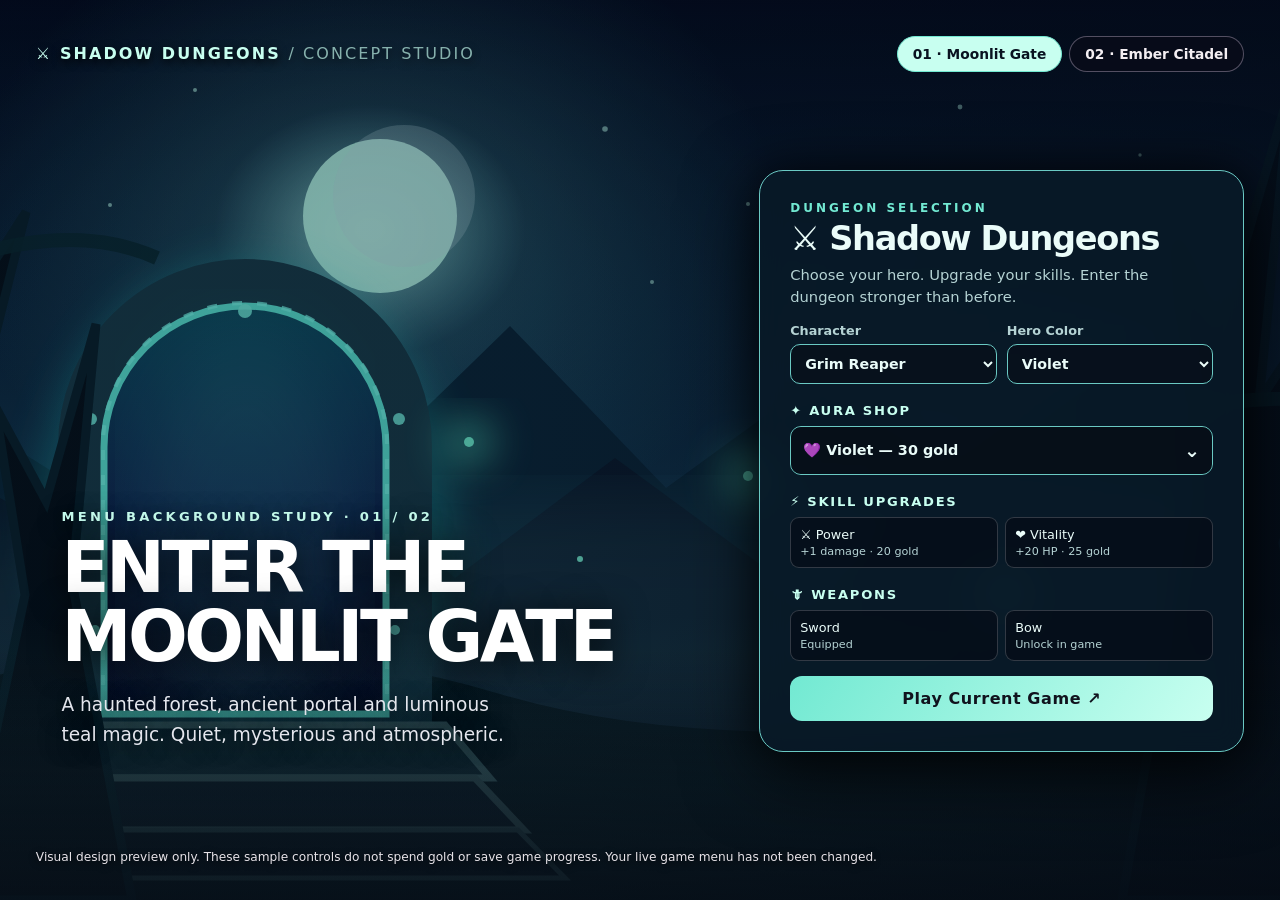
<file: menu-preview.html>
<!doctype html>
<html lang="en">
<head>
<meta charset="utf-8">
<meta name="viewport" content="width=device-width,initial-scale=1,viewport-fit=cover">
<meta name="theme-color" content="#0a1321">
<title>Shadow Dungeons — Menu Concept Preview</title>
<link rel="stylesheet" href="./root.css">
<script>
const concept=new URLSearchParams(location.search).get("concept")==="ember"?"ember":"moonlit";
document.documentElement.dataset.concept=concept;
</script>
<style>
:root {
 --preview-accent:#72e9d2; --preview-accent-bright:#c8fff0;
 --preview-border:#6ac9c3; --preview-panel:rgba(8,26,39,.88);
 --preview-ink:#eafcf9; --preview-soft:#b5d3d4;
}
html[data-concept="ember"] {
 --preview-accent:#ff965d; --preview-accent-bright:#ffe0a8;
 --preview-border:#b95d46; --preview-panel:rgba(35,16,25,.90);
 --preview-ink:#fff2e6; --preview-soft:#dfb9b6;
}
html,body { min-height:100%; }
body { margin:0; overflow:auto; background:#080d1b; color:var(--preview-ink); }
#previewScreen {
 min-height:100vh; min-height:100dvh; width:100%;
 position:relative; display:flex; flex-direction:column;
 isolation:isolate; padding:clamp(12px,2.8vw,36px);
 background:
  linear-gradient(90deg,rgba(1,8,18,.18),rgba(4,11,23,.21) 42%,rgba(4,11,23,.55)),
  url("./menu-moonlit.svg") center center / cover no-repeat;
}
html[data-concept="ember"] #previewScreen {
 background:
  linear-gradient(90deg,rgba(18,3,10,.18),rgba(23,6,13,.18) 42%,rgba(24,6,14,.59)),
  url("./menu-ember.svg") center center / cover no-repeat;
}
#previewScreen::after {
 content:""; position:absolute; z-index:-1; inset:auto 0 0; height:28%;
 background:linear-gradient(transparent,rgba(2,6,15,.7)); pointer-events:none;
}
.preview-top {
 display:flex; flex-wrap:wrap; justify-content:space-between; align-items:center;
 gap:12px; width:100%; max-width:1500px; margin:0 auto;
}
.preview-logo { font-weight:900; letter-spacing:.13em; color:var(--preview-accent-bright); font-size:clamp(.8rem,1.5vw,1rem); text-shadow:0 3px 10px #000; }
.preview-tabs { display:flex; flex-wrap:wrap; gap:7px; }
.preview-tabs a {
 text-decoration:none; color:#f3eef2; background:#090c19cf;
 border:1px solid #b4a7bf70; border-radius:999px;
 padding:9px 15px; font-size:.86rem; font-weight:700;
}
.preview-tabs a[aria-current="page"] { color:#091220; background:var(--preview-accent-bright); border-color:var(--preview-accent); }
.preview-tabs a:focus-visible { outline:3px solid #fff; outline-offset:3px; }
.preview-stage {
 display:grid; grid-template-columns:minmax(250px,1fr) minmax(300px,485px);
 gap:clamp(12px,4vw,65px); align-items:center;
 width:100%; max-width:1450px; flex:1; margin:clamp(12px,4vh,28px) auto;
}
.scene-title { align-self:end; padding:0 0 clamp(22px,6vh,75px) clamp(0px,2vw,30px); text-shadow:0 4px 24px #000; }
.scene-title .eyebrow { color:var(--preview-accent-bright); text-transform:uppercase; letter-spacing:.25em; font-weight:800; font-size:.82rem; }
.scene-title h1 { margin:10px 0; max-width:600px; color:#fff; font-size:clamp(2.6rem,5.5vw,5.4rem); line-height:.98; letter-spacing:-.05em; text-shadow:0 4px 35px #000d; }
.scene-title p { max-width:450px; color:#e4e6ed; font-size:clamp(.95rem,1.45vw,1.17rem); line-height:1.6; }
.menu-card {
 width:100%; padding:clamp(18px,2.4vw,30px);
 border:1px solid var(--preview-border); border-radius:24px;
 background:var(--preview-panel); backdrop-filter:blur(13px);-webkit-backdrop-filter:blur(13px);
 box-shadow:0 20px 75px #000b,0 0 38px #0007;
}
.menu-card .menu-pretitle { color:var(--preview-accent); font-size:.75rem; font-weight:800; letter-spacing:.25em; text-transform:uppercase; }
.menu-card h2 { color:var(--preview-ink); font-size:clamp(1.55rem,2.7vw,2.1rem); margin:6px 0 8px; line-height:1.05; letter-spacing:-.04em; }
.menu-card p { color:var(--preview-soft); font-size:.92rem; line-height:1.5; margin:0 0 15px; }
.menu-card .menu-grid { display:grid; grid-template-columns:1fr 1fr; gap:10px; }
.menu-card label { color:var(--preview-soft); font-size:.8rem; font-weight:750; display:block; text-align:left; }
.menu-card select {
 display:block; width:100%; min-width:0; margin:6px 0 0; padding:10px;
 background:#070e1ab8; color:var(--preview-ink); border-color:var(--preview-border); border-radius:10px; font-size:.89rem;
}
.section-title {
 margin:19px 0 8px; color:var(--preview-accent-bright);
 font-size:.82rem; letter-spacing:.13em; text-transform:uppercase;
}
.aura-picker { border:1px solid var(--preview-border); border-radius:11px; overflow:hidden; }
.aura-picker summary {
 cursor:pointer; display:flex; justify-content:space-between; align-items:center; gap:6px;
 padding:12px; background:#050a12a3; color:var(--preview-ink); font-weight:750;
 list-style:none; font-size:.9rem;
}
.aura-picker summary::-webkit-details-marker{display:none}
.aura-picker summary::after {content:"⌄"; font-size:1.2rem;}
.aura-picker[open] summary::after {content:"⌃";}
.aura-list { max-height:190px; overflow:auto; padding:5px; background:var(--preview-panel); }
.aura-choice {
 display:flex; gap:10px; align-items:center; padding:9px; width:100%;
 border:0; color:var(--preview-ink); background:transparent; text-align:left; margin:0;
 border-radius:8px; font-size:.84rem; font-weight:650; min-height:40px;
}
.aura-choice:hover,.aura-choice:focus-visible{background:#ffffff14;outline:1px solid var(--preview-border)}
.aura-dot { display:inline-block; flex:none; width:13px; height:13px; border:1px solid #ffffff8c; border-radius:50%; background:var(--dot);}
.skills-row { display:grid; grid-template-columns:1fr 1fr; gap:7px; }
.sample-tile { border:1px solid #ffffff2e; border-radius:9px; background:#05071182; padding:9px; font-size:.8rem; color:var(--preview-ink); }
.sample-tile small { display:block; color:var(--preview-soft); font-size:.7rem; margin-top:3px; }
.live-link {
 display:block; margin-top:15px; padding:13px 18px; border-radius:12px;
 color:#10121d; background:linear-gradient(125deg,var(--preview-accent),var(--preview-accent-bright));
 text-align:center; text-decoration:none; font-weight:900; letter-spacing:.035em;
}
.preview-footer { width:100%; max-width:1450px; margin:0 auto; color:#f4eff4; font-size:.76rem; text-shadow:0 2px 9px #000; opacity:.95; }
@media (max-width:800px) {
 #previewScreen { background-position:37% center; }
 html[data-concept="ember"] #previewScreen { background-position:40% center; }
 .preview-stage { grid-template-columns:1fr; gap:15px; max-width:580px; }
 .scene-title { align-self:auto; padding:14px 3px 3px; }
 .scene-title h1 { font-size:clamp(2rem,9vw,3.2rem); max-width:440px; }
 .scene-title p { max-width:400px; margin:5px 0; font-size:.9rem; }
 .menu-card { padding:17px; }
}
@media (max-height:520px) and (orientation:landscape) {
 .preview-stage { grid-template-columns:1fr 1fr; max-width:950px; }
 .scene-title h1 { font-size:clamp(1.8rem,4.2vw,3rem); }
 .scene-title p { font-size:.82rem; }
}
@media (prefers-reduced-motion:no-preference){
 .menu-card { animation:emerge .6s ease-out both; }
 @keyframes emerge { from{opacity:0;transform:translateY(15px)} to{opacity:1;transform:translateY(0)} }
}
</style>
</head>
<body>
<main id="previewScreen">
 <header class="preview-top">
  <div class="preview-logo">⚔ SHADOW DUNGEONS <span style="opacity:.65;font-weight:500">/ CONCEPT STUDIO</span></div>
  <nav class="preview-tabs" aria-label="Menu concept previews">
   <a id="moonlitLink" href="./menu-preview.html?concept=moonlit">01 · Moonlit Gate</a>
   <a id="emberLink" href="./menu-preview.html?concept=ember">02 · Ember Citadel</a>
  </nav>
 </header>
 <div class="preview-stage">
  <div class="scene-title">
   <div class="eyebrow">Menu background study · <span id="conceptNumber">01 / 02</span></div>
   <h1 id="sceneName">ENTER THE<br>MOONLIT GATE</h1>
   <p id="sceneDescription">A haunted forest, ancient portal and luminous teal magic. Quiet, mysterious and atmospheric.</p>
  </div>
  <section class="menu-card" aria-label="Example of the game main menu">
   <div class="menu-pretitle">Dungeon Selection</div>
   <h2>⚔ Shadow Dungeons</h2>
   <p>Choose your hero. Upgrade your skills. Enter the dungeon stronger than before.</p>
   <div class="menu-grid">
    <label>Character
      <select aria-label="Example character choice"><option>Grim Reaper</option><option>Werewolf · Tail Axe</option></select>
    </label>
    <label>Hero Color
      <select aria-label="Example hero color choice"><option>Violet</option><option>Emerald</option><option>Azure</option></select>
    </label>
   </div>
   <h3 class="section-title">✦ Aura Shop</h3>
   <details class="aura-picker">
    <summary id="auraSummary">💜 Violet — 30 gold</summary>
    <div class="aura-list" id="auraList" aria-label="Example aura color list"></div>
   </details>
   <h3 class="section-title">⚡ Skill Upgrades</h3>
   <div class="skills-row">
    <div class="sample-tile">⚔ Power <small>+1 damage · 20 gold</small></div>
    <div class="sample-tile">❤️ Vitality <small>+20 HP · 25 gold</small></div>
   </div>
   <h3 class="section-title">🗡 Weapons</h3>
   <div class="skills-row">
    <div class="sample-tile">Sword <small>Equipped</small></div>
    <div class="sample-tile">Bow <small>Unlock in game</small></div>
   </div>
   <a class="live-link" href="./index.html">Play Current Game ↗</a>
  </section>
 </div>
 <footer class="preview-footer">Visual design preview only. These sample controls do not spend gold or save game progress. Your live game menu has not been changed.</footer>
</main>
<script>
const isEmber=document.documentElement.dataset.concept==="ember";
document.getElementById(isEmber?"emberLink":"moonlitLink").setAttribute("aria-current","page");
if(isEmber){
 document.getElementById("conceptNumber").textContent="02 / 02";
 document.getElementById("sceneName").innerHTML="DESCEND INTO<br>EMBER CITADEL";
 document.getElementById("sceneDescription").textContent="An infernal stronghold above a molten chasm. Brutal, dramatic and forged in fire.";
}
const auras=[
 ["💜 Violet",30,"#9b5cff"],["❤️ Crimson",35,"#ff385e"],["💙 Sapphire",40,"#387dff"],
 ["💚 Emerald",45,"#30f0a0"],["🩵 Frost",50,"#43eaff"],["🩷 Rose",55,"#ff6cd8"],
 ["🧡 Inferno",60,"#ff812b"],["💛 Golden",65,"#ffcb45"],["🩵 Mystic Teal",70,"#00c9bb"],
 ["💜 Shadow",75,"#7334b8"],["🤍 Celestial",80,"#eaf5ff"],["💚 Venom",90,"#baff35"]
];
const list=document.getElementById("auraList"),summary=document.getElementById("auraSummary");
for(const [name,price,color] of auras){
 const button=document.createElement("button");
 button.type="button";button.className="aura-choice";
 const dot=document.createElement("span");dot.className="aura-dot";dot.style.setProperty("--dot",color);
 const text=document.createElement("span");text.textContent=name+" — "+price+" gold";
 button.append(dot,text);button.onclick=()=>{summary.textContent=name+" — "+price+" gold";list.parentElement.open=false};
 list.append(button);
}
</script>
</body>
</html>
</file>
<file: root.css>
/* Shadow Dungeons: single shared stylesheet for mobile and desktop.
   Centralized CSS variables keep layouts consistent between platforms. */
:root {
  color-scheme: dark;
  --sd-bg: #0d0b18;
  --sd-panel: #231b38;
  --sd-text: #ffffff;
  --sd-muted: #c6bdd8;
  --sd-accent: #6745a7;
  --sd-accent-soft: #c5a4ff;
  --sd-border: #66518a;
  --sd-radius: 18px;
  --sd-gutter: clamp(10px, 2vw, 24px);
}

/* Existing game styles moved here in full; no duplicate inline CSS. */
*{box-sizing:border-box}body{margin:0;background:var(--sd-bg);color:var(--sd-text);font-family:system-ui,sans-serif;overflow:hidden}canvas{display:block}#hud{position:fixed;top:12px;left:12px;right:12px;display:flex;justify-content:space-between;gap:8px;pointer-events:none;font-weight:700;text-shadow:0 2px 5px #000}#panel{position:fixed;inset:0;background:#0d0b18ee;display:grid;place-items:center;z-index:5;padding:20px;overflow:auto}.card{width:min(460px,100%);background:var(--sd-panel);border:1px solid var(--sd-border);border-radius:18px;padding:24px;text-align:center;box-shadow:0 10px 40px #0008}h1{color:var(--sd-accent-soft)}button,select{background:var(--sd-accent);color:var(--sd-text);border:1px solid #a889e1;border-radius:12px;padding:12px 16px;font:inherit;margin:5px;cursor:pointer}button:active{transform:scale(.96)}#controls{position:fixed;bottom:22px;left:16px;right:16px;display:none;justify-content:space-between;align-items:end;pointer-events:none}#controls button{pointer-events:auto;touch-action:none;min-width:62px;min-height:62px;font-weight:900}#attack{background:#aa315f}#special{background:#5635a6;border-color:#c6a4ff;min-width:78px!important}#special:disabled{opacity:.5}#attackButtons{display:flex;flex-direction:column;align-items:end;gap:4px;pointer-events:auto}#attackButtons button{margin:2px}#characterAttack{background:#315b79;border-color:#8be9ff;font-size:12px}#characterAttack:disabled{opacity:.5}#skills{display:grid;grid-template-columns:repeat(2,minmax(0,1fr));gap:6px;margin:10px 0}#skills button{font-size:12px;padding:9px 5px;margin:0}#skills button:disabled{opacity:.55}#weapons{display:grid;grid-template-columns:repeat(2,minmax(0,1fr));gap:5px;margin:12px 0}#weapons button{font-size:13px;margin:0;padding:10px 5px}#weapons button.selected{border:2px solid #eac5ff;background:#8557b8}small{color:#c6bdd8}#error{position:fixed;bottom:4px;color:#ffb8b8;left:10px;font-size:12px}

/* Shared accessibility, device-inset and layout rules. */
html,body { width:100%; min-height:100%; }
html { -webkit-text-size-adjust:100%; overflow-x:hidden; overflow-y:auto; }
body { overscroll-behavior:none; }
/* Menu is a real vertically scrolling document; gameplay remains viewport-locked. */
body.menu-open { height:auto; min-height:100%; overflow:visible; overscroll-behavior-y:auto; touch-action:pan-y; -webkit-overflow-scrolling:touch; }
body:not(.menu-open) { overflow:hidden; height:100vh; height:100dvh; }
html:has(body:not(.menu-open)) { overflow:hidden; }
body > canvas { position:fixed; inset:0; z-index:0; pointer-events:none; }
button,select { -webkit-tap-highlight-color:transparent; }
button:focus-visible,select:focus-visible {
  outline:3px solid #d5b5ff;
  outline-offset:2px;
}
#panel {
  max-height:100vh;
  max-height:100dvh;
  padding:
    calc(12px + env(safe-area-inset-top, 0px))
    calc(12px + env(safe-area-inset-right, 0px))
    calc(12px + env(safe-area-inset-bottom, 0px))
    calc(12px + env(safe-area-inset-left, 0px));
}
.card {
  width:min(520px,100%);
  max-height:none;
  padding:clamp(14px,3vw,26px);
  overflow:visible;
  overscroll-behavior:auto;
}
.card h1 { margin-top:0; }
#hud {
  top:calc(10px + env(safe-area-inset-top, 0px));
  left:calc(var(--sd-gutter) + env(safe-area-inset-left, 0px));
  right:calc(var(--sd-gutter) + env(safe-area-inset-right, 0px));
  font-size:clamp(.75rem,1.7vw,1rem);
}
#controls {
  z-index:3;
  left:calc(var(--sd-gutter) + env(safe-area-inset-left, 0px));
  right:calc(var(--sd-gutter) + env(safe-area-inset-right, 0px));
  bottom:calc(12px + env(safe-area-inset-bottom, 0px));
  gap:10px;
}
#attackButtons { max-width:48vw; }
#attackButtons button { max-width:100%; line-height:1.1; }
#shop { display:flex; align-items:center; justify-content:center; flex-wrap:wrap; gap:4px; }
#shop .shop-label { font-size:.9rem; }

/* Phones, including portrait and landscape Android browsers. */
@media (max-width:700px) {
  .card { width:100%; }
  .card h1 { font-size:clamp(1.35rem,5vw,1.75rem); }
  #controls button { min-width:52px; min-height:48px; padding:9px 10px; font-size:.78rem; }
  #characterAttack { font-size:.72rem; }
  #attackButtons { gap:2px; }
  #weapons button,#skills button { min-height:42px; }
  #hud { font-size:.78rem; }
}
@media (max-height:480px) and (orientation:landscape) {
  #panel { place-items:center; }
  .card { padding:12px 16px; }
  .card h1 { margin-bottom:6px; }
  #controls { bottom:calc(5px + env(safe-area-inset-bottom, 0px)); }
  #controls button { min-height:40px; padding:6px 8px; font-size:.72rem; }
  #attackButtons { gap:0; }
  #attackButtons button { margin:2px; }
}

/* Widescreen PC layouts: larger selection panel and compact multi-column shop. */
@media (min-width:1024px) {
  .card { width:min(660px,92vw); }
  #weapons,#skills { grid-template-columns:repeat(4,minmax(0,1fr)); }
  #controls { bottom:24px; }
  #attackButtons button { min-width:105px; }
  #hud { font-size:1rem; }
}
@media (prefers-reduced-motion:reduce) {
  button:active { transform:none; }
}

/* Inline Aura Shop picker: matches the main menu and never opens an OS popup. */
#shop .aura-picker { flex:1 1 230px; min-width:min(220px,100%); max-width:100%; }
#shop .aura-picker > summary {
  display:flex; justify-content:space-between; align-items:center; gap:10px;
  list-style:none; cursor:pointer; min-height:46px; padding:10px 14px;
  color:var(--sd-text); background:transparent;
  border:1px solid var(--sd-border); border-radius:12px;
  text-align:left;
}
#shop .aura-picker > summary::-webkit-details-marker { display:none; }
#shop .aura-picker > summary::after { content:"⌄"; font-size:1.3rem; line-height:1; }
#shop .aura-picker[open] > summary::after { transform:rotate(180deg); }
#shop .aura-options {
  margin-top:4px; padding:5px; border:1px solid var(--sd-border);
  border-radius:12px; background:transparent;
  max-height:min(38vh,260px); overflow-y:auto; overscroll-behavior:contain;
}
#shop .aura-choice {
  display:flex; align-items:center; gap:10px; width:100%; min-height:44px;
  margin:0; padding:9px 12px; text-align:left; font-size:.9rem;
  border:1px solid transparent; border-radius:8px;
  color:var(--sd-text); background:transparent;
}
#shop .aura-choice::before {
  content:""; display:block; flex:none; width:15px; height:15px;
  border-radius:50%; border:1px solid #ffffff77; background:var(--aura-color);
}
#shop .aura-choice.selected { border-color:var(--sd-accent-soft); }
#shop .aura-choice:hover { border-color:var(--sd-border); }
#shop .aura-choice:focus-visible,#shop .aura-picker > summary:focus-visible {
  outline:3px solid var(--sd-accent-soft); outline-offset:2px;
}
@media (max-width:700px) {
  #shop .aura-picker { flex-basis:100%; }
  #shop .aura-options { max-height:min(34vh,220px); }
}

/* Live lobby matches the approved two-column concept preview. */
#panel{
 --menu-accent:#72e9d2;--menu-bright:#c8fff0;--menu-border:#6ac9c3;
 --menu-bg:rgba(8,26,39,.88);--menu-ink:#eafcf9;--menu-muted:#b5d3d4;
 display:flex;flex-direction:column;align-items:stretch;justify-content:stretch;
 position:relative;inset:auto;width:100%;height:auto;min-height:100vh;min-height:100dvh;max-height:none;overflow:visible;overscroll-behavior:auto;touch-action:pan-y;padding:clamp(12px,2.8vw,36px);
 color:var(--menu-ink);
 background:linear-gradient(90deg,rgba(1,8,18,.18),rgba(4,11,23,.21) 42%,rgba(4,11,23,.55)),url("./menu-moonlit.svg") center/cover no-repeat;
}
#panel[data-menu-theme="ember"]{
 --menu-accent:#ff965d;--menu-bright:#ffe0a8;--menu-border:#b95d46;
 --menu-bg:rgba(35,16,25,.9);--menu-ink:#fff2e6;--menu-muted:#dfb9b6;
 background:linear-gradient(90deg,rgba(18,3,10,.18),rgba(23,6,13,.18) 42%,rgba(24,6,14,.59)),url("./menu-ember.svg") center/cover no-repeat;
}
#panel>.menu-preview-top{display:flex;align-items:center;justify-content:space-between;flex-wrap:wrap;gap:12px;width:100%;max-width:1500px;margin:0 auto;}
#panel .preview-logo{font-size:clamp(.8rem,1.5vw,1rem);letter-spacing:.13em;font-weight:900;color:var(--menu-bright);text-shadow:0 3px 10px #000;}
#panel .preview-logo-note{color:var(--menu-muted);font-weight:500;}
#panel .menu-preview-stage{display:grid;grid-template-columns:minmax(250px,1fr) minmax(300px,485px);gap:clamp(12px,4vw,65px);align-items:center;flex:1 0 auto;width:100%;max-width:1450px;margin:clamp(12px,4vh,28px) auto;}
#panel .scene-title{align-self:end;padding:0 0 clamp(22px,6vh,75px) clamp(0px,2vw,30px);text-shadow:0 4px 24px #000;}
#panel .scene-eyebrow{text-transform:uppercase;letter-spacing:.25em;color:var(--menu-bright);font-size:.82rem;font-weight:800;}
#panel .scene-title h1{margin:10px 0;max-width:600px;color:#fff;font-size:clamp(2.6rem,5.5vw,5.4rem);line-height:.98;letter-spacing:-.05em;text-shadow:0 4px 35px #000d;}
#panel .scene-title p{max-width:450px;font-size:clamp(.95rem,1.45vw,1.17rem);line-height:1.6;color:#e4e6ed;}
#panel .card.menu-card{
 width:100%;min-width:0;max-width:none;max-height:none;
 padding:clamp(18px,2.4vw,30px);overflow:visible;overscroll-behavior:auto;touch-action:pan-y;
 border:1px solid var(--menu-border);border-radius:24px;background:var(--menu-bg);
 backdrop-filter:blur(13px);-webkit-backdrop-filter:blur(13px);
 box-shadow:0 20px 75px #000b,0 0 38px #0007;text-align:left;color:var(--menu-ink);
}
#panel .menu-pretitle{font-size:.75rem;font-weight:800;text-transform:uppercase;letter-spacing:.25em;color:var(--menu-accent);}
#panel .menu-card h2{color:var(--menu-ink);font-size:clamp(1.55rem,2.7vw,2.1rem);margin:6px 0 8px;line-height:1.05;letter-spacing:-.04em;}
#panel .menu-card p{color:var(--menu-muted);font-size:.92rem;line-height:1.5;margin:0 0 15px;}
#panel .menu-card #wallet{color:var(--menu-bright);font-weight:800;margin:0 0 12px;}
/* Hero portrait from the actual 3D character meshes; decorative only, so swiping still scrolls the page. */
#panel .character-preview{width:100%;margin:12px 0 16px;padding:0;pointer-events:none}
#panel .character-preview-art{
 position:relative;isolation:isolate;display:flex;align-items:center;justify-content:center;
 width:100%;height:clamp(200px,24vw,272px);overflow:hidden;
 border:1px solid var(--menu-border);border-radius:15px;
 background:radial-gradient(ellipse 64% 80% at 50% 49%,#5bdbc13d 0%,#2a6c6d25 45%,transparent 78%),linear-gradient(140deg,#101d30,#07111c 68%,#101b32);
 box-shadow:inset 0 0 32px #0007,0 6px 25px #0004;
}
#panel[data-menu-theme="ember"] .character-preview-art{
 background:radial-gradient(ellipse 65% 85% at 50% 49%,#ff79304d 0%,#9d3a2826 45%,transparent 78%),linear-gradient(140deg,#281823,#170d18 68%,#24151b);
}
#panel .character-preview-art::before{
 content:"";position:absolute;width:min(210px,55%);aspect-ratio:1;
 border:1px solid #a6ecdf33;border-radius:50%;box-shadow:0 0 0 23px #a6ecdf08,0 0 0 52px #a6ecdf05;
 top:51%;left:50%;transform:translate(-50%,-50%);z-index:0;
}
#panel[data-menu-theme="ember"] .character-preview-art::before{border-color:#ffc18b38;box-shadow:0 0 0 23px #ffc18b0a,0 0 0 52px #ffc18b05}
#panel .character-preview-art::after{content:"";position:absolute;inset:auto 0 0;height:40%;background:linear-gradient(transparent,#040a17c9);z-index:2;pointer-events:none}
#panel .character-preview-art canvas{display:block;position:relative;z-index:1;width:100%;height:100%;object-fit:contain;pointer-events:none;touch-action:pan-y}
#panel .character-preview-kicker{position:absolute;z-index:3;top:11px;left:13px;color:var(--menu-bright);font-size:clamp(.62rem,1.5vw,.73rem);font-weight:850;letter-spacing:.14em;text-shadow:0 2px 6px #000}
#panel .character-preview-caption{position:absolute;z-index:3;bottom:10px;left:13px;right:13px;display:flex;flex-direction:column;gap:2px;text-shadow:0 2px 8px #000}
#panel .character-preview-caption strong{color:#fff;font-size:clamp(1.2rem,2.2vw,1.6rem);letter-spacing:.01em}
#panel .character-preview-caption span{color:var(--menu-muted);font-size:.78rem}
#panel .character-preview figcaption{margin-top:6px;color:var(--menu-muted);font-size:.76rem;text-align:center}
@media(max-width:540px){#panel .character-preview-art{height:218px}#panel .character-preview-kicker{letter-spacing:.09em}}
#panel .menu-grid{display:grid;grid-template-columns:repeat(2,minmax(0,1fr));gap:10px;}
#panel .menu-grid label{color:var(--menu-muted);font-size:.8rem;font-weight:750;}
#panel .menu-grid select{display:block;width:100%;min-width:0;margin:6px 0 0;padding:10px;border:1px solid var(--menu-border);border-radius:10px;background:#070e1ab8;color:var(--menu-ink);font-size:.89rem;}
#panel .section-title{margin:19px 0 8px;color:var(--menu-bright);font-size:.82rem;font-weight:800;letter-spacing:.13em;text-transform:uppercase;}
#panel .menu-card #shop{justify-content:stretch;align-items:stretch;gap:6px 8px;}
#panel #shop .shop-label{flex:1 1 100%;font-size:.78rem;font-weight:700;color:var(--menu-muted);}
#panel #shop .aura-picker{flex:1 1 185px;min-width:0;border:1px solid var(--menu-border);border-radius:11px;}
#panel #shop .aura-picker>summary{border:0!important;border-radius:10px;padding:12px;background:#050a12a3;color:var(--menu-ink);font-size:.9rem;font-weight:750;}
#panel #shop .aura-options{border:0;border-radius:8px;background:var(--menu-bg);max-height:none;overflow:visible;overscroll-behavior:auto;}
#panel #shop .aura-choice{min-height:40px;font-weight:650;color:var(--menu-ink);}
#panel #shop .aura-choice:hover{background:#ffffff14;border-color:var(--menu-border);}
#panel #shop #auraAction{flex:0 1 auto;min-height:46px;margin:0;padding:8px 12px;background:#07111eb8;border:1px solid var(--menu-border);color:var(--menu-ink);font-size:.85rem;}
#panel #shop #auraAction:disabled{opacity:.6;}
#panel #skills,#panel #weapons{display:grid;grid-template-columns:repeat(2,minmax(0,1fr));gap:7px;margin:8px 0;}
#panel #skills button,#panel #weapons button{min-width:0;min-height:46px;margin:0;padding:10px;text-align:left;font-size:.79rem;border-radius:9px;border:1px solid #ffffff2e;background:#05071182;color:var(--menu-ink);}
#panel #weapons button.selected{border-color:var(--menu-accent);background:#ffffff18;}
#panel #skills button:disabled,#panel #weapons button:disabled{opacity:.6;}
#panel .menu-card #skillInfo{margin:3px 0 8px;}
#panel .menu-card #skillInfo small,#panel .menu-card .menu-controls-help small{color:var(--menu-muted);}
#panel .menu-card #start{display:block;width:100%;margin:15px 0 10px;padding:13px 18px;border:0;border-radius:12px;background:linear-gradient(125deg,var(--menu-accent),var(--menu-bright));color:#10121d;font-weight:900;letter-spacing:.035em;}
#panel .menu-card .menu-controls-help{margin:5px 0 0;}
#panel .menu-preview-footer{width:100%;max-width:1450px;margin:0 auto;font-size:.76rem;color:#f4eff4;text-shadow:0 2px 9px #000;opacity:.95;}
#panel .menu-theme-picker{flex:0 1 auto;width:min(340px,100%);margin:0;text-align:left;border:1px solid var(--menu-border);border-radius:12px;background:#090c19cf;color:var(--menu-ink);}
#panel .menu-theme-picker>summary{min-height:42px;padding:9px 16px;font-size:.85rem;color:var(--menu-ink);display:flex;justify-content:space-between;align-items:center;list-style:none;cursor:pointer;}
#panel .menu-theme-picker>summary::-webkit-details-marker{display:none;}
#panel .menu-theme-picker>summary::after{content:"⌄";font-size:1.3rem;}
#panel .menu-theme-picker[open]>summary::after{transform:rotate(180deg);}
#panel .menu-theme-picker>summary:focus-visible{outline:3px solid var(--menu-bright);outline-offset:2px;}
#panel .menu-theme-options{display:grid;grid-template-columns:repeat(2,minmax(0,1fr));gap:7px;padding:7px 9px 10px;}
#panel .menu-theme-options button{margin:0;min-width:0;min-height:43px;padding:8px;font-size:.8rem;background:#060b17aa;color:var(--menu-ink);border:1px solid var(--menu-border);}
#panel .menu-theme-options button[aria-pressed="true"]{color:#10121d;border-color:var(--menu-bright);background:var(--menu-bright);box-shadow:none;}
@media (max-width:800px){
 #panel{background-position:37% center;}
 #panel[data-menu-theme="ember"]{background-position:40% center;}
 #panel .menu-preview-stage{grid-template-columns:1fr;gap:15px;max-width:580px;}
 #panel .scene-title{align-self:auto;padding:14px 3px 3px;}
 #panel .scene-title h1{font-size:clamp(2rem,9vw,3.2rem);max-width:440px;}
 #panel .scene-title p{max-width:400px;margin:5px 0;font-size:.9rem;}
 #panel .card.menu-card{padding:17px;}
}
@media (max-width:540px){
 #panel .menu-preview-top{align-items:stretch;}
 #panel .menu-theme-picker{width:100%;}
 #panel .menu-card #shop{flex-direction:column;}
 #panel #shop #auraAction{width:100%;}
}
@media (max-height:520px) and (orientation:landscape) and (min-width:650px){
 #panel .menu-preview-stage{grid-template-columns:minmax(0,1fr) minmax(300px,1fr);max-width:950px;align-items:center;}
 #panel .scene-title h1{font-size:clamp(1.8rem,4.2vw,3rem);}
 #panel .scene-title p{font-size:.82rem;}
 #panel .scene-title{padding:6px;}
 #panel .card.menu-card{padding:13px 16px;}
}
@media (prefers-reduced-motion:no-preference){
 #panel .menu-card{animation:menu-emerge .6s ease-out both;}
 @keyframes menu-emerge{from{opacity:0;transform:translateY(15px)}to{opacity:1;transform:translateY(0)}}
}

/* Swipes scroll the whole screen even when initiated on a menu control.
   Touch interactions remain native; actions activate only on deliberate taps. */
body.menu-open #panel button,
body.menu-open #panel select,
body.menu-open #panel summary,
body.menu-open #panel label,
body.menu-open #panel .aura-choice {
 touch-action:pan-y;
}
body.menu-open #panel .menu-preview-stage,
body.menu-open #panel .menu-card,
body.menu-open #panel #shop,
body.menu-open #panel .menu-theme-options {
 overscroll-behavior:auto;
}
/* The menu card is visual only; touches on its background reach the page scroller.
   Actual controls are still hit-testable, and swipes on controls pan vertically. */
body.menu-open #panel .menu-card { pointer-events:none; }
body.menu-open #panel .menu-card :is(button,select,summary,input,a) {
 pointer-events:auto;
 touch-action:pan-y;
}
body.menu-open #panel .menu-card :is(button,select,summary,input,a):focus-visible {
 outline:3px solid var(--menu-bright);
 outline-offset:2px;
}

/* Quick dodge action: distinct from offensive abilities. */
#dash{background:#166f79;border-color:#70e5e5;color:#f2ffff;font-size:12px;box-shadow:0 0 12px #20cbd044}
#dash:disabled{opacity:.55;box-shadow:none}
@media(max-height:480px) and (orientation:landscape){#dash{min-height:38px}}

/* Device-local highest-floor rankings */
.leaderboard{margin:16px 0 12px;padding:14px;border:1px solid #7962a2;border-radius:14px;background:rgba(17,14,32,.82);text-align:left}
.leaderboard h3{margin:0 0 5px;color:#f3d68e}
.leaderboard-note{font-size:12px;color:#c8bfd7;margin:0 0 12px}
.leaderboard-name{display:flex;flex-wrap:wrap;align-items:center;gap:8px;font-size:13px;margin-bottom:10px}
.leaderboard-name input{flex:1;min-width:130px;max-width:100%;background:#17152b;border:1px solid #9179c6;color:white;border-radius:8px;padding:10px;font:inherit}
#leaderboardRows{max-height:220px;overflow:auto}
.leaderboard-row{display:flex;justify-content:space-between;gap:10px;padding:8px 4px;border-bottom:1px solid #ffffff22;font-size:14px}
.leaderboard-row:first-child{color:#f4d681}
.leaderboard-row strong{white-space:nowrap}

/* Keep leaderboard obvious on compact mobile menus. */
.leaderboard{margin:8px 0 14px;border:2px solid #c5a4ff;box-shadow:0 0 18px #6745a733}
.leaderboard h3{font-size:1.1rem}

/* Gameplay viewport: shared geometry for world and HUD, including iOS Safari. */
body > canvas{
 position:fixed;inset:auto;left:var(--game-left,0px);top:var(--game-top,0px);
 width:var(--game-width,100vw);height:var(--game-height,100vh);
 max-width:none;max-height:none;z-index:0;
}
body:not(.menu-open) > canvas{pointer-events:auto;touch-action:none}
body.menu-open > canvas{pointer-events:none}
body:not(.menu-open){touch-action:none;overscroll-behavior:none;overflow:hidden}
body.menu-open #hud{display:none}
body:not(.menu-open) #hud{
 --hud-pad:8px;
 position:fixed;inset:auto;
 top:calc(var(--game-top,0px) + env(safe-area-inset-top,0px) + var(--hud-pad));
 left:calc(var(--game-left,0px) + env(safe-area-inset-left,0px) + var(--hud-pad));
 width:calc(var(--game-width,100vw) - env(safe-area-inset-left,0px) - env(safe-area-inset-right,0px) - 2 * var(--hud-pad));
 display:flex;align-items:flex-start;justify-content:space-between;flex-wrap:wrap;gap:5px 8px;
 z-index:4;pointer-events:none;font-size:clamp(11px,3.2vw,16px);
}
#stats{flex:1 1 auto;min-width:0;max-width:100%;overflow-wrap:anywhere;padding-top:5px}
#runHudActions{
 display:flex;flex:0 1 auto;flex-wrap:wrap;justify-content:flex-end;align-items:center;
 gap:5px;min-width:0;max-width:100%;margin-left:auto;text-align:right;
}
#stage{order:3;flex:0 0 100%;min-width:0;max-width:100%;font-size:.8em;line-height:1.2;overflow-wrap:anywhere}
#hud #pauseRun,#hud #endRun,#hud #gameFullscreen{
 display:inline-flex;align-items:center;justify-content:center;flex:0 1 auto;
 min-width:0;min-height:44px;margin:0;padding:8px 10px;pointer-events:auto;
 touch-action:manipulation;user-select:none;-webkit-user-select:none;-webkit-touch-callout:none;
 border-radius:11px;color:#fff;font-size:.82rem;font-weight:850;line-height:1.1;
 box-shadow:0 3px 12px #0008;text-shadow:0 1px 2px #000b;
}
#hud #pauseRun{order:1;border:1px solid #b9a5ff;background:linear-gradient(145deg,#5340a2,#30256a)}
#hud #endRun{order:2;border:1px solid #ffc0b3;background:linear-gradient(145deg,#9c233b,#58162f)}
#hud #gameFullscreen{order:3;border:1px solid #85dcd5;background:#234c59;min-width:40px}
#hud #gameFullscreen[hidden],#fullscreenInstallHint[hidden]{display:none!important}
#stage{order:4}
html:fullscreen,html:fullscreen body{background:#0d0b18;margin:0;width:100%;height:100%;overflow:hidden}
html:-webkit-full-screen,html:-webkit-full-screen body{background:#0d0b18;margin:0;width:100%;height:100%;overflow:hidden}
#fullscreenInstallHint{padding:9px 10px;border:1px solid var(--menu-border);border-radius:9px}
#hud #pauseRun:focus-visible,#hud #endRun:focus-visible,#resumeRun:focus-visible{outline:3px solid #fff3be;outline-offset:2px}
body:not(.menu-open) #controls{
 position:fixed;inset:auto;left:calc(var(--game-left,0px) + env(safe-area-inset-left,0px) + 10px);
 top:calc(var(--game-top,0px) + var(--game-height,100vh) - env(safe-area-inset-bottom,0px) - 10px);
 transform:translateY(-100%);
 width:calc(var(--game-width,100vw) - env(safe-area-inset-left,0px) - env(safe-area-inset-right,0px) - 20px);
 align-items:flex-end;justify-content:flex-end;gap:8px;
}
/* The movement area is intentionally invisible, independent of the combat bar.
   The whole lower-left quadrant accepts a floating thumb origin in either orientation. */
#joystick{
 display:none;position:fixed;inset:auto;
 left:var(--game-left,0px);
 top:calc(var(--game-top,0px) + var(--game-height,100vh) * .5);
 width:calc(var(--game-width,100vw) * .5);
 height:calc(var(--game-height,100vh) * .5);
 z-index:2;pointer-events:auto;touch-action:none;user-select:none;
 -webkit-user-select:none;-webkit-touch-callout:none;-webkit-tap-highlight-color:transparent;
 background:transparent;border:0;outline:0;box-shadow:none;
}
body:not(.menu-open) #joystick{display:block}
#attackButtons{flex:0 1 auto;min-width:0;max-width:55%;gap:3px}
#attackButtons button{
 min-width:0;max-width:100%;min-height:44px;margin:0;padding:8px 10px;
 font-size:clamp(10px,3vw,15px);white-space:normal;overflow-wrap:anywhere;
 user-select:none;-webkit-user-select:none;-webkit-touch-callout:none;touch-action:none;
}
#special{min-width:0!important}
#attack.is-held{filter:brightness(1.22);transform:scale(.96)}
/* Stop Safari's automatic input-focus zoom without disabling accessible pinch zoom. */
@media(pointer:coarse){
 #panel input,#panel select,#panel .menu-grid select{font-size:16px}
}
/* Phone landscape: full-width 3D world, compact corner controls, single-row HUD.
   JS selects this layout from the same visible viewport used by the renderer. */
html[data-game-layout="landscape"] body:not(.menu-open) #hud{
 --hud-pad:6px;display:grid;grid-template-columns:auto minmax(0,1fr);
 align-items:center;gap:8px;font-size:clamp(12px,calc(var(--game-height,100vh) * .045),17px);
}
html[data-game-layout="landscape"] #stats{padding:0;white-space:nowrap}
html[data-game-layout="landscape"] #runHudActions{
 display:grid;grid-template-columns:minmax(0,1fr) auto auto auto;
 width:100%;margin:0;gap:5px;align-items:center;
}
html[data-game-layout="landscape"] #stage{
 order:0;text-align:center;font-size:clamp(10px,calc(var(--game-height,100vh) * .04),14px);
}
html[data-game-layout="landscape"] #hud #pauseRun,
html[data-game-layout="landscape"] #hud #endRun,
html[data-game-layout="landscape"] #hud #gameFullscreen{
 min-height:40px;padding:7px 10px;font-size:clamp(11px,calc(var(--game-height,100vh) * .042),15px);
}
html[data-game-layout="landscape"] body:not(.menu-open) #controls{gap:12px}
html[data-game-layout="landscape"] #attackButtons{
 display:grid;grid-template-columns:repeat(2,minmax(0,1fr));
 width:clamp(150px,calc(var(--game-width,100vw) * .31),254px);
 max-width:55%;gap:5px;align-items:stretch;
}
html[data-game-layout="landscape"] #attackButtons button{
 min-height:44px;min-width:0;width:100%;margin:0;padding:6px 8px;
 font-size:clamp(10px,calc(var(--game-height,100vh) * .042),14px);
}
html[data-game-layout="landscape"] #attack{grid-column:2;grid-row:2}
html[data-game-layout="landscape"] #special{grid-column:1;grid-row:2}
html[data-game-layout="landscape"] #dash{grid-column:1;grid-row:1}
html[data-game-layout="landscape"] #characterAttack{grid-column:2;grid-row:1}
@media(orientation:landscape) and (max-height:560px){
 body.menu-open #panel{
  padding-left:calc(12px + env(safe-area-inset-left,0px));
  padding-right:calc(12px + env(safe-area-inset-right,0px));
  padding-top:calc(10px + env(safe-area-inset-top,0px));
  padding-bottom:calc(10px + env(safe-area-inset-bottom,0px));
 }
}
@media(orientation:landscape) and (max-height:560px) and (min-width:580px){
 #panel .menu-preview-stage{grid-template-columns:minmax(0,1fr) minmax(0,1.05fr);max-width:1050px;align-items:start}
 #panel .scene-title{align-self:start;padding:8px 4px}
 #panel .scene-title h1{font-size:clamp(1.65rem,4.3vw,3rem)}
}
#pauseOverlay[hidden]{display:none!important}
#pauseOverlay{
 position:fixed;inset:auto;left:var(--game-left,0px);top:var(--game-top,0px);
 width:var(--game-width,100vw);height:var(--game-height,100vh);z-index:100;
 display:flex;align-items:center;justify-content:center;padding:16px;
 background:#0d0928bb;backdrop-filter:blur(5px);touch-action:none;overflow:auto;
}
.pause-card{max-width:360px;width:100%;padding:28px 22px;text-align:center;background:#201937;border:2px solid #a68bf0;border-radius:18px;box-shadow:0 16px 55px #000a;color:#fff}
.pause-card h2{margin:0 0 12px;font-size:1.6rem}
.pause-card p{line-height:1.5;color:#ddd2f5}
#resumeRun{min-height:50px;padding:12px 24px;border-radius:12px;border:1px solid #dfc88a;background:#7754c8;color:white;font-weight:850;font-size:1rem;touch-action:manipulation}
@media(max-height:480px) and (orientation:landscape){.pause-card{padding:15px 20px}.pause-card h2{font-size:1.3rem}}
</file>
